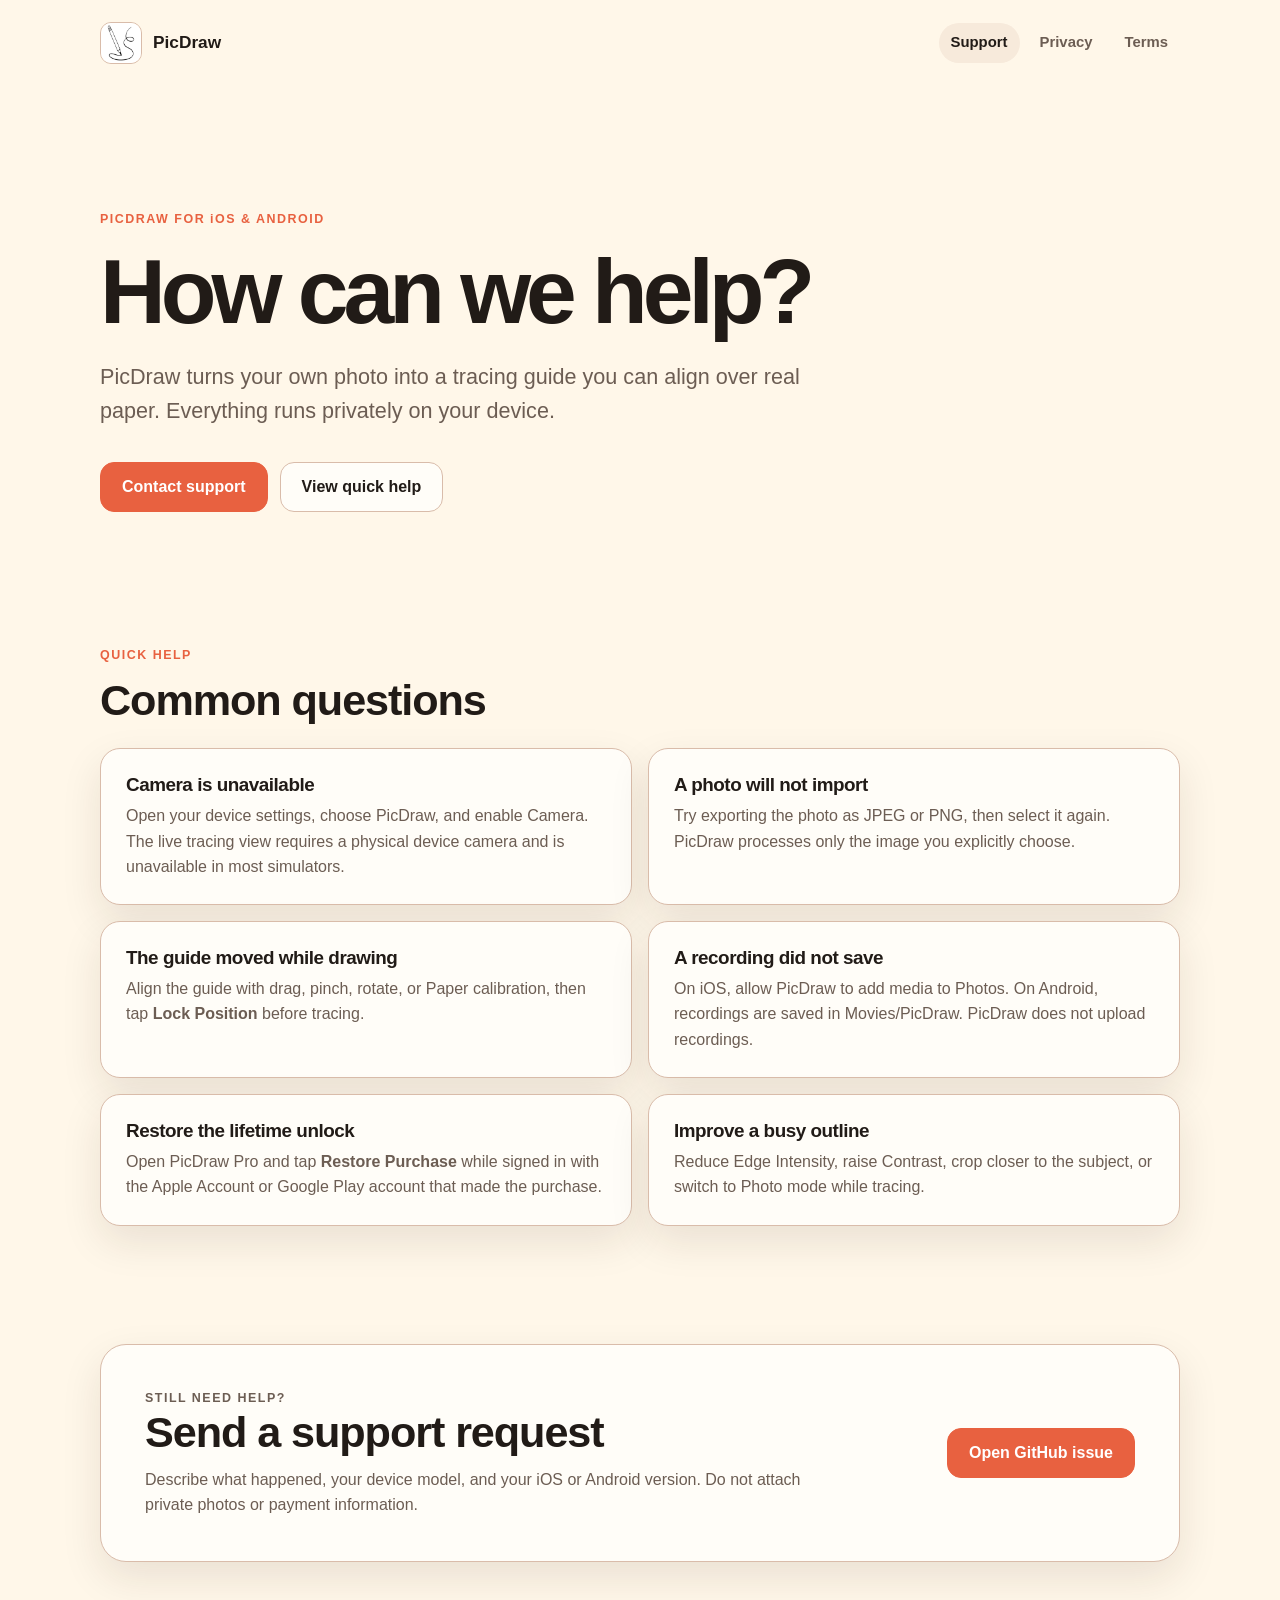
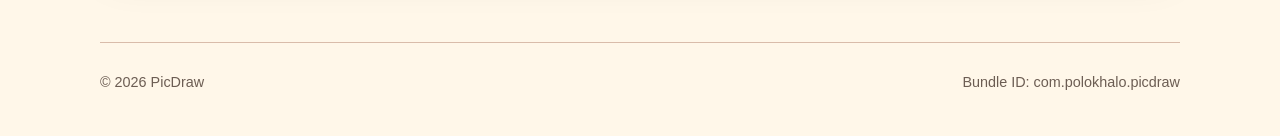
<file: index.html>
<!doctype html>
<html lang="en">
<head>
  <meta charset="utf-8">
  <meta name="viewport" content="width=device-width, initial-scale=1">
  <meta name="description" content="Support for PicDraw, the private and lightweight photo tracing app for iPhone, iPad, and Android.">
  <title>PicDraw Support</title>
  <link rel="icon" href="assets/picdraw-icon.png">
  <link rel="stylesheet" href="styles.css">
</head>
<body>
  <header class="site-header">
    <a class="brand" href="./" aria-label="PicDraw Support home">
      <img src="assets/picdraw-icon.png" alt="" width="42" height="42">
      <span>PicDraw</span>
    </a>
    <nav aria-label="Legal and support">
      <a aria-current="page" href="./">Support</a>
      <a href="privacy/">Privacy</a>
      <a href="terms/">Terms</a>
    </nav>
  </header>

  <main>
    <section class="hero">
      <p class="eyebrow">PICDRAW FOR iOS &amp; ANDROID</p>
      <h1>How can we help?</h1>
      <p class="lede">PicDraw turns your own photo into a tracing guide you can align over real paper. Everything runs privately on your device.</p>
      <div class="actions">
        <a class="button primary" href="https://github.com/dpolokhalo-gif/picdraw-support/issues/new" target="_blank" rel="noreferrer">Contact support</a>
        <a class="button secondary" href="#quick-help">View quick help</a>
      </div>
    </section>

    <section id="quick-help" class="section">
      <div class="section-heading">
        <p class="eyebrow">QUICK HELP</p>
        <h2>Common questions</h2>
      </div>

      <div class="card-grid">
        <article class="card">
          <h3>Camera is unavailable</h3>
          <p>Open your device settings, choose PicDraw, and enable Camera. The live tracing view requires a physical device camera and is unavailable in most simulators.</p>
        </article>
        <article class="card">
          <h3>A photo will not import</h3>
          <p>Try exporting the photo as JPEG or PNG, then select it again. PicDraw processes only the image you explicitly choose.</p>
        </article>
        <article class="card">
          <h3>The guide moved while drawing</h3>
          <p>Align the guide with drag, pinch, rotate, or Paper calibration, then tap <strong>Lock Position</strong> before tracing.</p>
        </article>
        <article class="card">
          <h3>A recording did not save</h3>
          <p>On iOS, allow PicDraw to add media to Photos. On Android, recordings are saved in Movies/PicDraw. PicDraw does not upload recordings.</p>
        </article>
        <article class="card">
          <h3>Restore the lifetime unlock</h3>
          <p>Open PicDraw Pro and tap <strong>Restore Purchase</strong> while signed in with the Apple Account or Google Play account that made the purchase.</p>
        </article>
        <article class="card">
          <h3>Improve a busy outline</h3>
          <p>Reduce Edge Intensity, raise Contrast, crop closer to the subject, or switch to Photo mode while tracing.</p>
        </article>
      </div>
    </section>

    <section class="section contact-panel">
      <div>
        <p class="eyebrow">STILL NEED HELP?</p>
        <h2>Send a support request</h2>
        <p>Describe what happened, your device model, and your iOS or Android version. Do not attach private photos or payment information.</p>
      </div>
      <a class="button primary" href="https://github.com/dpolokhalo-gif/picdraw-support/issues/new" target="_blank" rel="noreferrer">Open GitHub issue</a>
    </section>
  </main>

  <footer>
    <span>© 2026 PicDraw</span>
    <span>Bundle ID: com.polokhalo.picdraw</span>
  </footer>
</body>
</html>
</file>
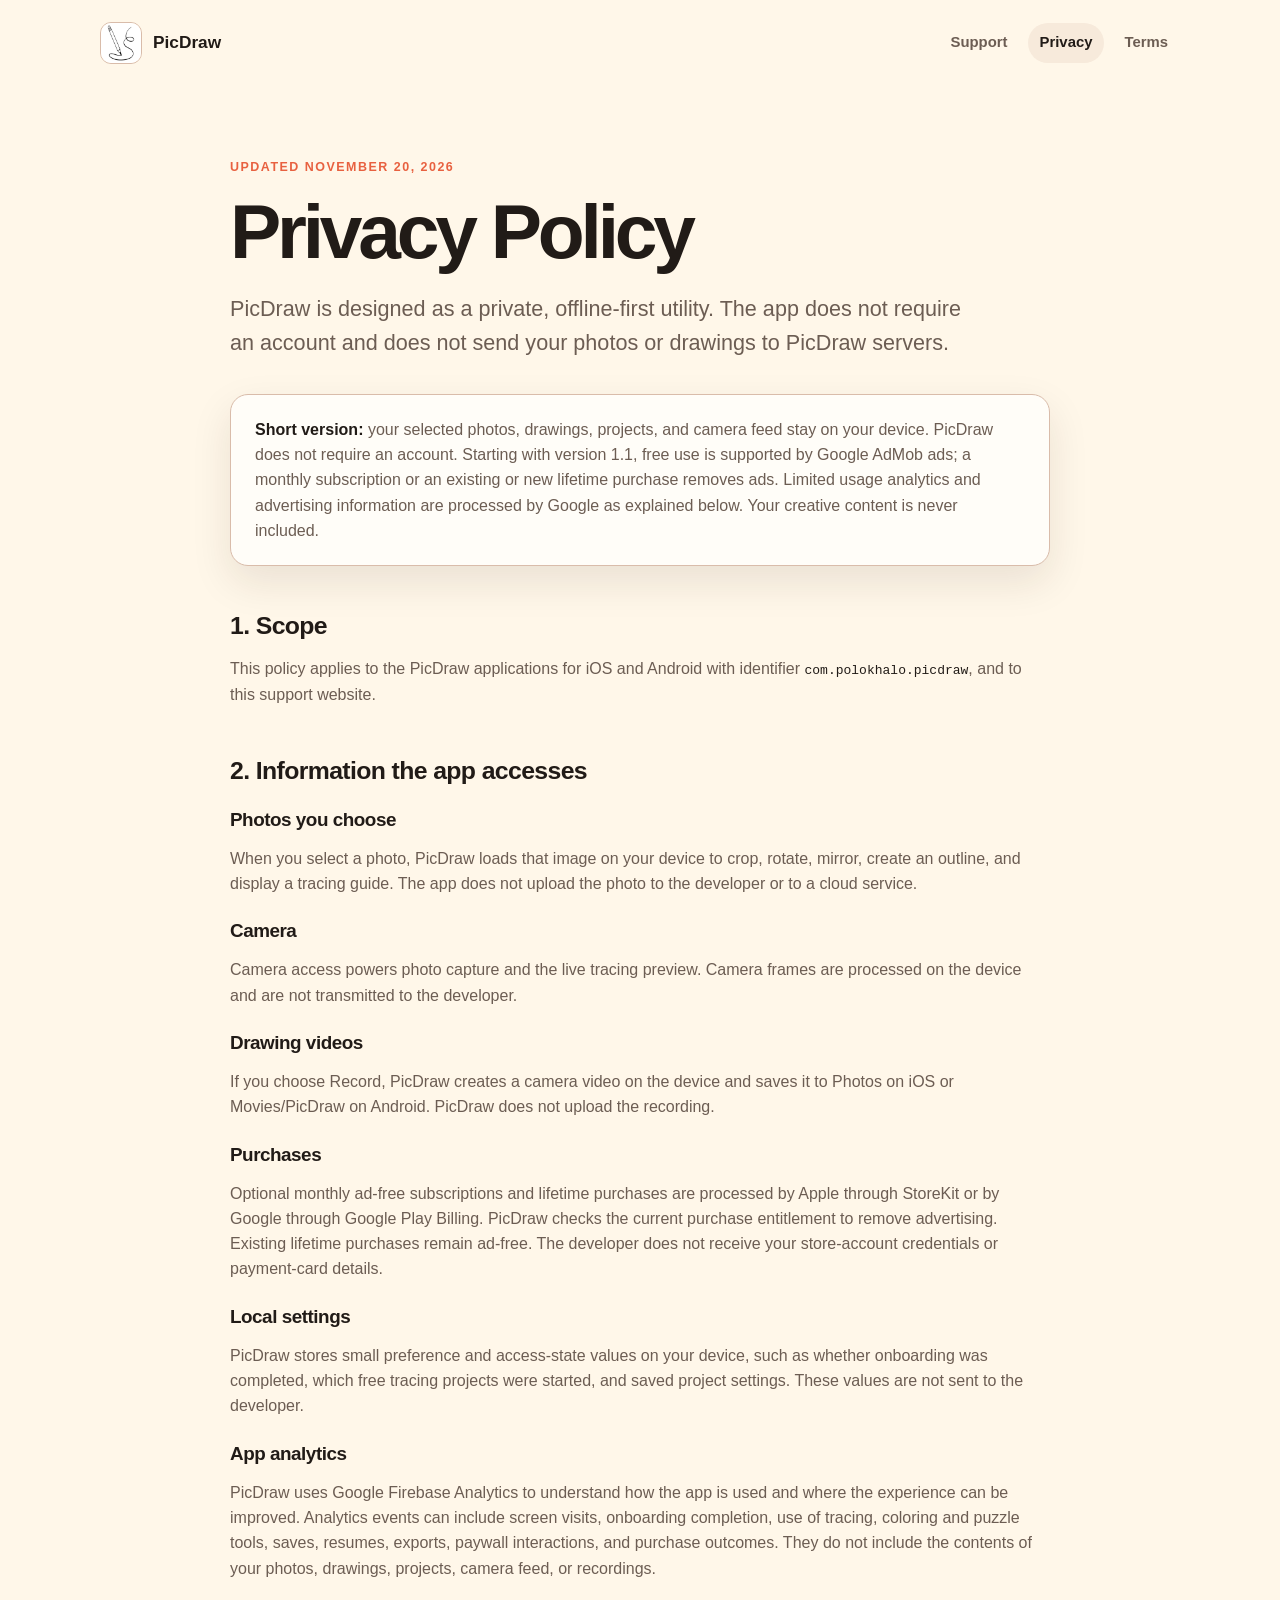
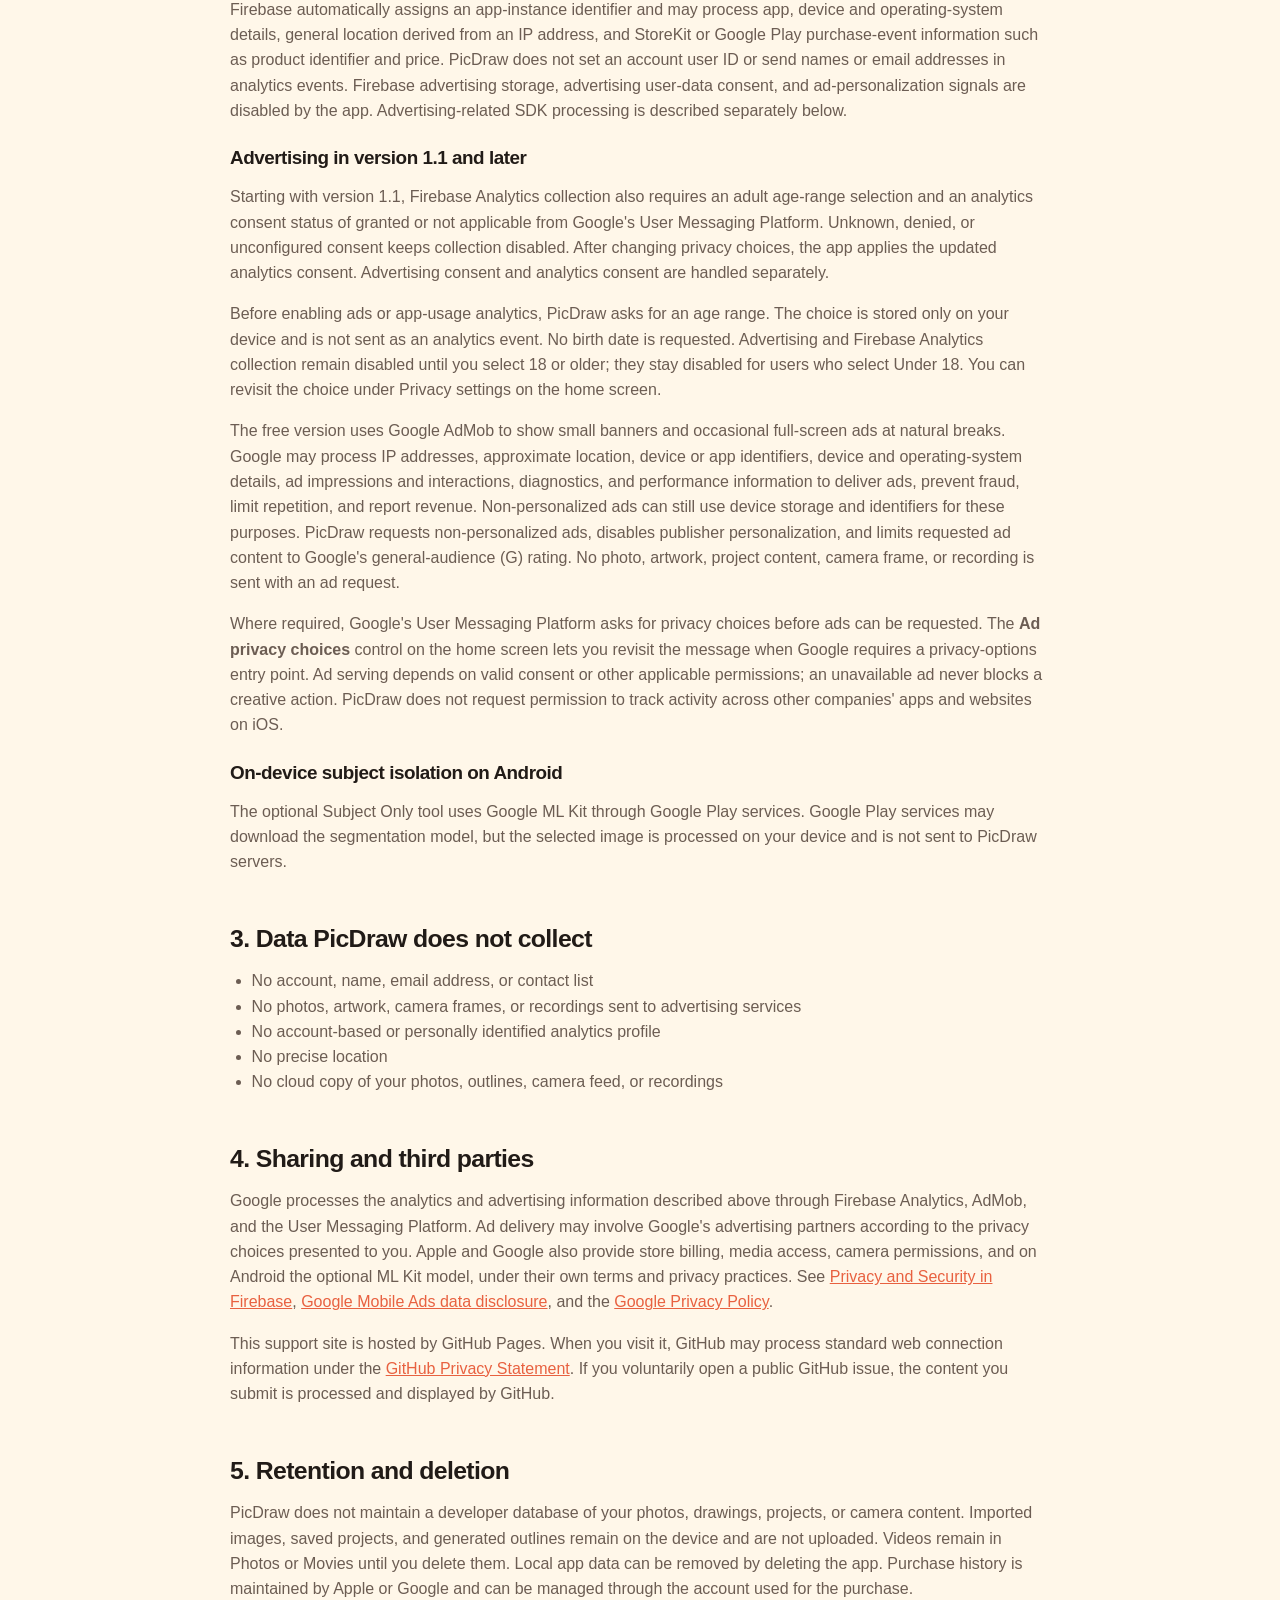
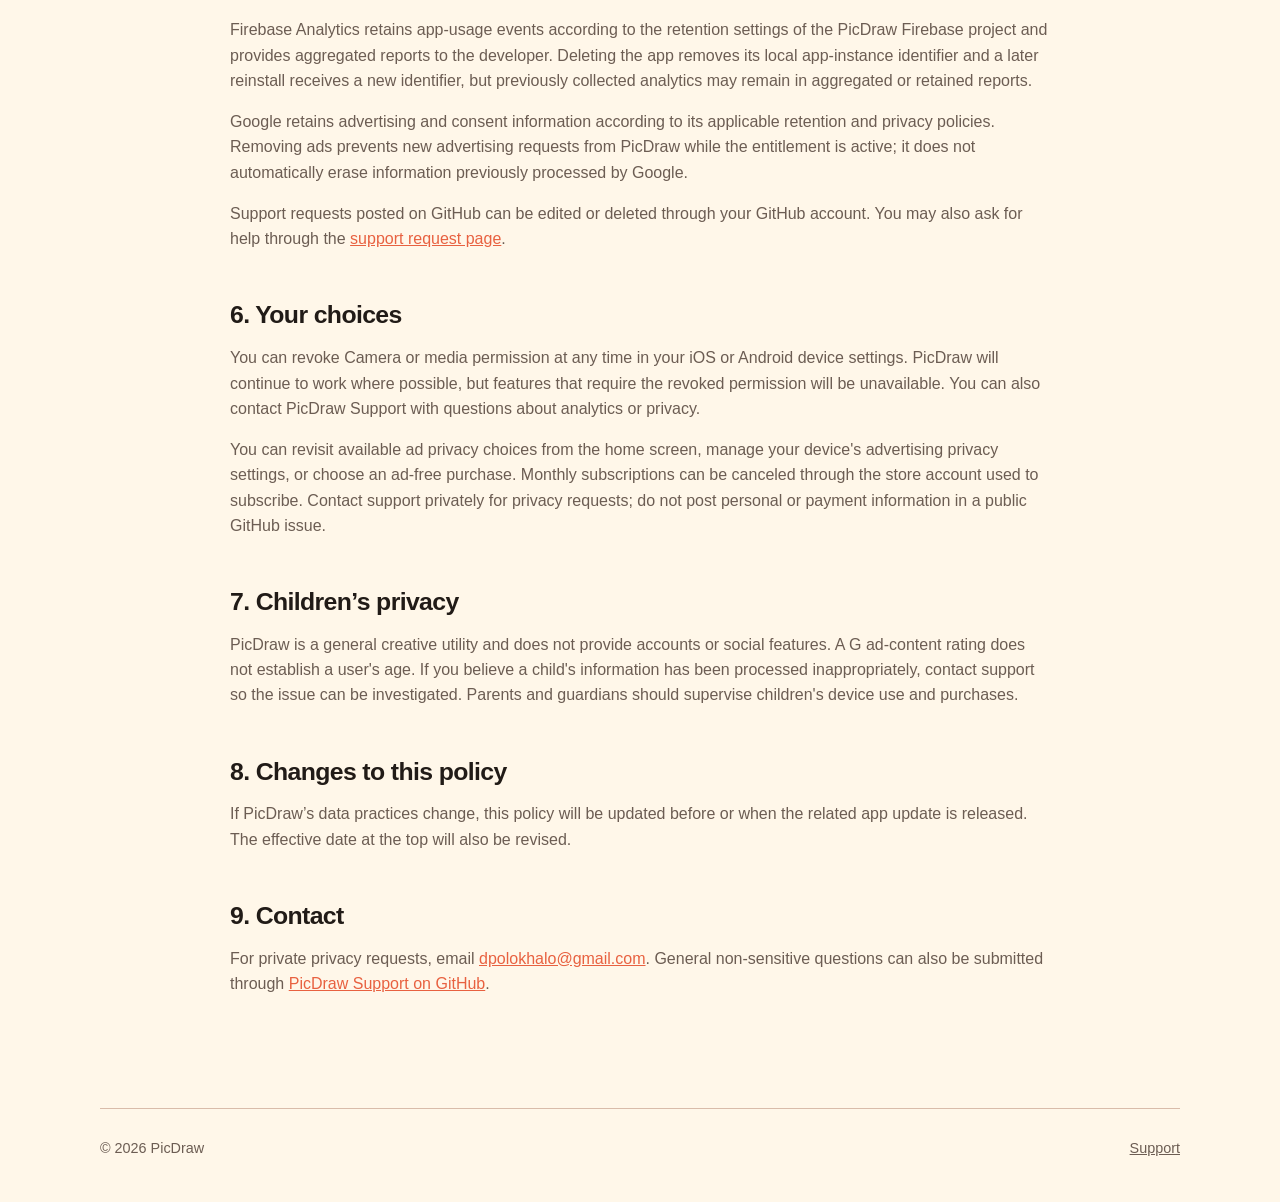
<file: privacy/index.html>
<!doctype html>
<html lang="en">
<head>
  <meta charset="utf-8">
  <meta name="viewport" content="width=device-width, initial-scale=1">
  <meta name="description" content="Privacy Policy for the PicDraw iOS and Android apps.">
  <title>Privacy Policy — PicDraw</title>
  <link rel="icon" href="../assets/picdraw-icon.png">
  <link rel="stylesheet" href="../styles.css">
</head>
<body>
  <header class="site-header">
    <a class="brand" href="../" aria-label="PicDraw Support home">
      <img src="../assets/picdraw-icon.png" alt="" width="42" height="42">
      <span>PicDraw</span>
    </a>
    <nav aria-label="Legal and support">
      <a href="../">Support</a>
      <a aria-current="page" href="../privacy/">Privacy</a>
      <a href="../terms/">Terms</a>
    </nav>
  </header>

  <main class="document">
    <p class="eyebrow">UPDATED NOVEMBER 20, 2026</p>
    <h1>Privacy Policy</h1>
    <p class="lede">PicDraw is designed as a private, offline-first utility. The app does not require an account and does not send your photos or drawings to PicDraw servers.</p>

    <div class="notice"><strong>Short version:</strong> your selected photos, drawings, projects, and camera feed stay on your device. PicDraw does not require an account. Starting with version 1.1, free use is supported by Google AdMob ads; a monthly subscription or an existing or new lifetime purchase removes ads. Limited usage analytics and advertising information are processed by Google as explained below. Your creative content is never included.</div>

    <section>
      <h2>1. Scope</h2>
      <p>This policy applies to the PicDraw applications for iOS and Android with identifier <code>com.polokhalo.picdraw</code>, and to this support website.</p>
    </section>

    <section>
      <h2>2. Information the app accesses</h2>
      <h3>Photos you choose</h3>
      <p>When you select a photo, PicDraw loads that image on your device to crop, rotate, mirror, create an outline, and display a tracing guide. The app does not upload the photo to the developer or to a cloud service.</p>

      <h3>Camera</h3>
      <p>Camera access powers photo capture and the live tracing preview. Camera frames are processed on the device and are not transmitted to the developer.</p>

      <h3>Drawing videos</h3>
      <p>If you choose Record, PicDraw creates a camera video on the device and saves it to Photos on iOS or Movies/PicDraw on Android. PicDraw does not upload the recording.</p>

      <h3>Purchases</h3>
      <p>Optional monthly ad-free subscriptions and lifetime purchases are processed by Apple through StoreKit or by Google through Google Play Billing. PicDraw checks the current purchase entitlement to remove advertising. Existing lifetime purchases remain ad-free. The developer does not receive your store-account credentials or payment-card details.</p>

      <h3>Local settings</h3>
      <p>PicDraw stores small preference and access-state values on your device, such as whether onboarding was completed, which free tracing projects were started, and saved project settings. These values are not sent to the developer.</p>

      <h3>App analytics</h3>
      <p>PicDraw uses Google Firebase Analytics to understand how the app is used and where the experience can be improved. Analytics events can include screen visits, onboarding completion, use of tracing, coloring and puzzle tools, saves, resumes, exports, paywall interactions, and purchase outcomes. They do not include the contents of your photos, drawings, projects, camera feed, or recordings.</p>
      <p>Firebase automatically assigns an app-instance identifier and may process app, device and operating-system details, general location derived from an IP address, and StoreKit or Google Play purchase-event information such as product identifier and price. PicDraw does not set an account user ID or send names or email addresses in analytics events. Firebase advertising storage, advertising user-data consent, and ad-personalization signals are disabled by the app. Advertising-related SDK processing is described separately below.</p>

      <h3>Advertising in version 1.1 and later</h3>
      <p>Starting with version 1.1, Firebase Analytics collection also requires an adult age-range selection and an analytics consent status of granted or not applicable from Google's User Messaging Platform. Unknown, denied, or unconfigured consent keeps collection disabled. After changing privacy choices, the app applies the updated analytics consent. Advertising consent and analytics consent are handled separately.</p>
      <p>Before enabling ads or app-usage analytics, PicDraw asks for an age range. The choice is stored only on your device and is not sent as an analytics event. No birth date is requested. Advertising and Firebase Analytics collection remain disabled until you select 18 or older; they stay disabled for users who select Under 18. You can revisit the choice under Privacy settings on the home screen.</p>
      <p>The free version uses Google AdMob to show small banners and occasional full-screen ads at natural breaks. Google may process IP addresses, approximate location, device or app identifiers, device and operating-system details, ad impressions and interactions, diagnostics, and performance information to deliver ads, prevent fraud, limit repetition, and report revenue. Non-personalized ads can still use device storage and identifiers for these purposes. PicDraw requests non-personalized ads, disables publisher personalization, and limits requested ad content to Google's general-audience (G) rating. No photo, artwork, project content, camera frame, or recording is sent with an ad request.</p>
      <p>Where required, Google's User Messaging Platform asks for privacy choices before ads can be requested. The <strong>Ad privacy choices</strong> control on the home screen lets you revisit the message when Google requires a privacy-options entry point. Ad serving depends on valid consent or other applicable permissions; an unavailable ad never blocks a creative action. PicDraw does not request permission to track activity across other companies' apps and websites on iOS.</p>

      <h3>On-device subject isolation on Android</h3>
      <p>The optional Subject Only tool uses Google ML Kit through Google Play services. Google Play services may download the segmentation model, but the selected image is processed on your device and is not sent to PicDraw servers.</p>
    </section>

    <section>
      <h2>3. Data PicDraw does not collect</h2>
      <ul>
        <li>No account, name, email address, or contact list</li>
        <li>No photos, artwork, camera frames, or recordings sent to advertising services</li>
        <li>No account-based or personally identified analytics profile</li>
        <li>No precise location</li>
        <li>No cloud copy of your photos, outlines, camera feed, or recordings</li>
      </ul>
    </section>

    <section>
      <h2>4. Sharing and third parties</h2>
      <p>Google processes the analytics and advertising information described above through Firebase Analytics, AdMob, and the User Messaging Platform. Ad delivery may involve Google's advertising partners according to the privacy choices presented to you. Apple and Google also provide store billing, media access, camera permissions, and on Android the optional ML Kit model, under their own terms and privacy practices. See <a href="https://firebase.google.com/support/privacy" target="_blank" rel="noreferrer">Privacy and Security in Firebase</a>, <a href="https://developers.google.com/admob/ios/privacy/data-disclosure" target="_blank" rel="noreferrer">Google Mobile Ads data disclosure</a>, and the <a href="https://policies.google.com/privacy" target="_blank" rel="noreferrer">Google Privacy Policy</a>.</p>
      <p>This support site is hosted by GitHub Pages. When you visit it, GitHub may process standard web connection information under the <a href="https://docs.github.com/en/site-policy/privacy-policies/github-general-privacy-statement" target="_blank" rel="noreferrer">GitHub Privacy Statement</a>. If you voluntarily open a public GitHub issue, the content you submit is processed and displayed by GitHub.</p>
    </section>

    <section>
      <h2>5. Retention and deletion</h2>
      <p>PicDraw does not maintain a developer database of your photos, drawings, projects, or camera content. Imported images, saved projects, and generated outlines remain on the device and are not uploaded. Videos remain in Photos or Movies until you delete them. Local app data can be removed by deleting the app. Purchase history is maintained by Apple or Google and can be managed through the account used for the purchase.</p>
      <p>Firebase Analytics retains app-usage events according to the retention settings of the PicDraw Firebase project and provides aggregated reports to the developer. Deleting the app removes its local app-instance identifier and a later reinstall receives a new identifier, but previously collected analytics may remain in aggregated or retained reports.</p>
      <p>Google retains advertising and consent information according to its applicable retention and privacy policies. Removing ads prevents new advertising requests from PicDraw while the entitlement is active; it does not automatically erase information previously processed by Google.</p>
      <p>Support requests posted on GitHub can be edited or deleted through your GitHub account. You may also ask for help through the <a href="https://github.com/dpolokhalo-gif/picdraw-support/issues/new" target="_blank" rel="noreferrer">support request page</a>.</p>
    </section>

    <section>
      <h2>6. Your choices</h2>
      <p>You can revoke Camera or media permission at any time in your iOS or Android device settings. PicDraw will continue to work where possible, but features that require the revoked permission will be unavailable. You can also contact PicDraw Support with questions about analytics or privacy.</p>
      <p>You can revisit available ad privacy choices from the home screen, manage your device's advertising privacy settings, or choose an ad-free purchase. Monthly subscriptions can be canceled through the store account used to subscribe. Contact support privately for privacy requests; do not post personal or payment information in a public GitHub issue.</p>
    </section>

    <section>
      <h2>7. Children’s privacy</h2>
      <p>PicDraw is a general creative utility and does not provide accounts or social features. A G ad-content rating does not establish a user's age. If you believe a child's information has been processed inappropriately, contact support so the issue can be investigated. Parents and guardians should supervise children's device use and purchases.</p>
    </section>

    <section>
      <h2>8. Changes to this policy</h2>
      <p>If PicDraw’s data practices change, this policy will be updated before or when the related app update is released. The effective date at the top will also be revised.</p>
    </section>

    <section>
      <h2>9. Contact</h2>
      <p>For private privacy requests, email <a href="mailto:dpolokhalo@gmail.com">dpolokhalo@gmail.com</a>. General non-sensitive questions can also be submitted through <a href="https://github.com/dpolokhalo-gif/picdraw-support/issues/new" target="_blank" rel="noreferrer">PicDraw Support on GitHub</a>.</p>
    </section>
  </main>

  <footer>
    <span>© 2026 PicDraw</span>
    <a href="../">Support</a>
  </footer>
</body>
</html>
</file>
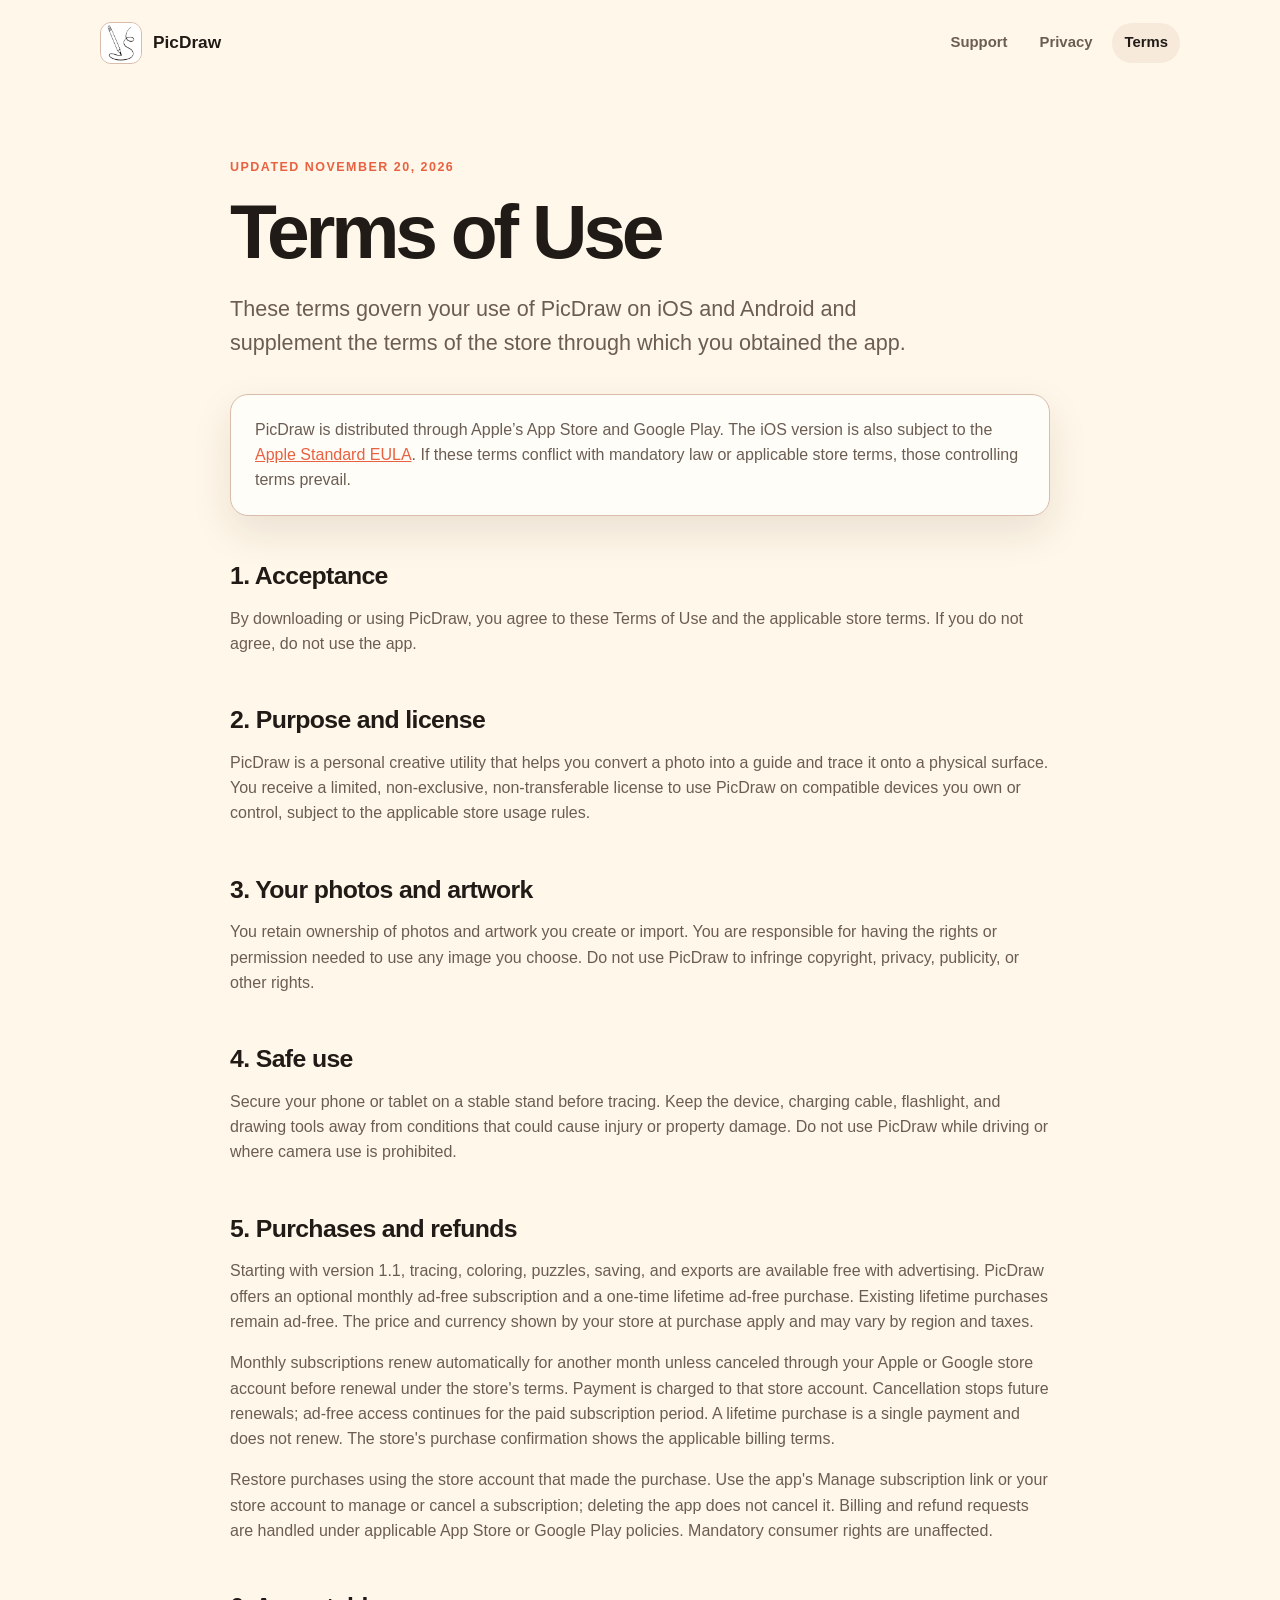
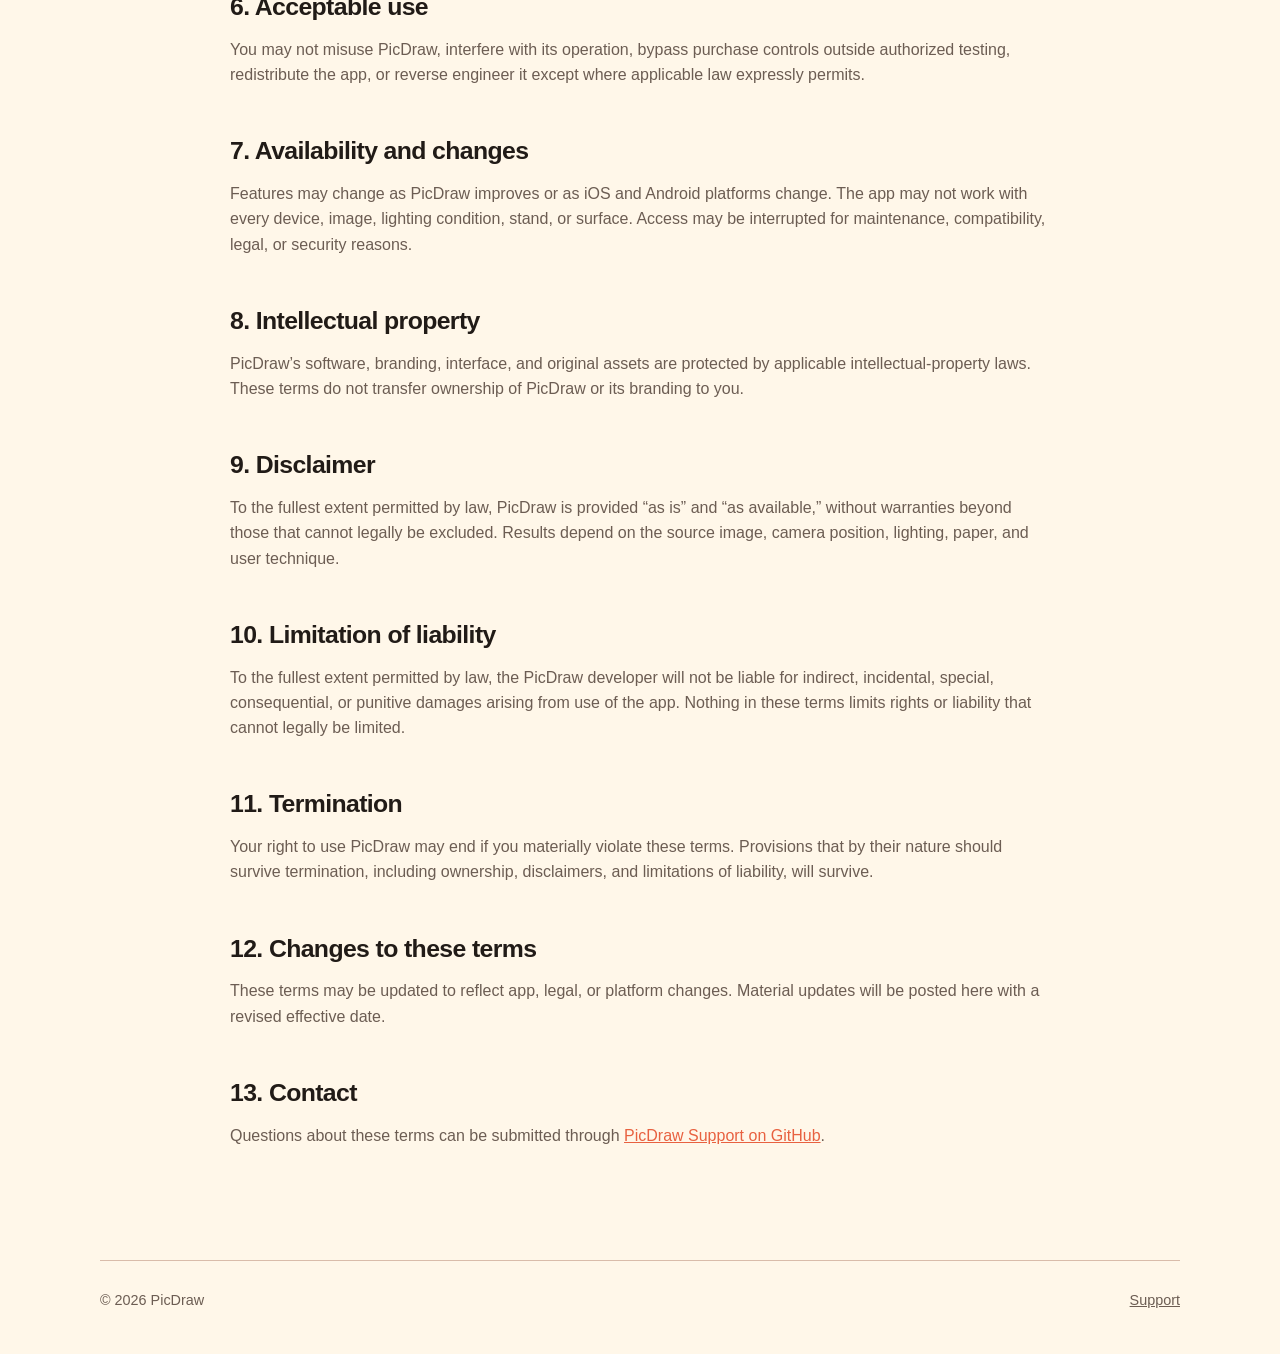
<file: terms/index.html>
<!doctype html>
<html lang="en">
<head>
  <meta charset="utf-8">
  <meta name="viewport" content="width=device-width, initial-scale=1">
  <meta name="description" content="Terms of Use for the PicDraw iOS and Android apps.">
  <title>Terms of Use — PicDraw</title>
  <link rel="icon" href="../assets/picdraw-icon.png">
  <link rel="stylesheet" href="../styles.css">
</head>
<body>
  <header class="site-header">
    <a class="brand" href="../" aria-label="PicDraw Support home">
      <img src="../assets/picdraw-icon.png" alt="" width="42" height="42">
      <span>PicDraw</span>
    </a>
    <nav aria-label="Legal and support">
      <a href="../">Support</a>
      <a href="../privacy/">Privacy</a>
      <a aria-current="page" href="../terms/">Terms</a>
    </nav>
  </header>

  <main class="document">
    <p class="eyebrow">UPDATED NOVEMBER 20, 2026</p>
    <h1>Terms of Use</h1>
    <p class="lede">These terms govern your use of PicDraw on iOS and Android and supplement the terms of the store through which you obtained the app.</p>

    <div class="notice">PicDraw is distributed through Apple’s App Store and Google Play. The iOS version is also subject to the <a href="https://www.apple.com/legal/internet-services/itunes/dev/stdeula/" target="_blank" rel="noreferrer">Apple Standard EULA</a>. If these terms conflict with mandatory law or applicable store terms, those controlling terms prevail.</div>

    <section>
      <h2>1. Acceptance</h2>
      <p>By downloading or using PicDraw, you agree to these Terms of Use and the applicable store terms. If you do not agree, do not use the app.</p>
    </section>

    <section>
      <h2>2. Purpose and license</h2>
      <p>PicDraw is a personal creative utility that helps you convert a photo into a guide and trace it onto a physical surface. You receive a limited, non-exclusive, non-transferable license to use PicDraw on compatible devices you own or control, subject to the applicable store usage rules.</p>
    </section>

    <section>
      <h2>3. Your photos and artwork</h2>
      <p>You retain ownership of photos and artwork you create or import. You are responsible for having the rights or permission needed to use any image you choose. Do not use PicDraw to infringe copyright, privacy, publicity, or other rights.</p>
    </section>

    <section>
      <h2>4. Safe use</h2>
      <p>Secure your phone or tablet on a stable stand before tracing. Keep the device, charging cable, flashlight, and drawing tools away from conditions that could cause injury or property damage. Do not use PicDraw while driving or where camera use is prohibited.</p>
    </section>

    <section>
      <h2>5. Purchases and refunds</h2>
      <p>Starting with version 1.1, tracing, coloring, puzzles, saving, and exports are available free with advertising. PicDraw offers an optional monthly ad-free subscription and a one-time lifetime ad-free purchase. Existing lifetime purchases remain ad-free. The price and currency shown by your store at purchase apply and may vary by region and taxes.</p>
      <p>Monthly subscriptions renew automatically for another month unless canceled through your Apple or Google store account before renewal under the store's terms. Payment is charged to that store account. Cancellation stops future renewals; ad-free access continues for the paid subscription period. A lifetime purchase is a single payment and does not renew. The store's purchase confirmation shows the applicable billing terms.</p>
      <p>Restore purchases using the store account that made the purchase. Use the app's Manage subscription link or your store account to manage or cancel a subscription; deleting the app does not cancel it. Billing and refund requests are handled under applicable App Store or Google Play policies. Mandatory consumer rights are unaffected.</p>
    </section>

    <section>
      <h2>6. Acceptable use</h2>
      <p>You may not misuse PicDraw, interfere with its operation, bypass purchase controls outside authorized testing, redistribute the app, or reverse engineer it except where applicable law expressly permits.</p>
    </section>

    <section>
      <h2>7. Availability and changes</h2>
      <p>Features may change as PicDraw improves or as iOS and Android platforms change. The app may not work with every device, image, lighting condition, stand, or surface. Access may be interrupted for maintenance, compatibility, legal, or security reasons.</p>
    </section>

    <section>
      <h2>8. Intellectual property</h2>
      <p>PicDraw’s software, branding, interface, and original assets are protected by applicable intellectual-property laws. These terms do not transfer ownership of PicDraw or its branding to you.</p>
    </section>

    <section>
      <h2>9. Disclaimer</h2>
      <p>To the fullest extent permitted by law, PicDraw is provided “as is” and “as available,” without warranties beyond those that cannot legally be excluded. Results depend on the source image, camera position, lighting, paper, and user technique.</p>
    </section>

    <section>
      <h2>10. Limitation of liability</h2>
      <p>To the fullest extent permitted by law, the PicDraw developer will not be liable for indirect, incidental, special, consequential, or punitive damages arising from use of the app. Nothing in these terms limits rights or liability that cannot legally be limited.</p>
    </section>

    <section>
      <h2>11. Termination</h2>
      <p>Your right to use PicDraw may end if you materially violate these terms. Provisions that by their nature should survive termination, including ownership, disclaimers, and limitations of liability, will survive.</p>
    </section>

    <section>
      <h2>12. Changes to these terms</h2>
      <p>These terms may be updated to reflect app, legal, or platform changes. Material updates will be posted here with a revised effective date.</p>
    </section>

    <section>
      <h2>13. Contact</h2>
      <p>Questions about these terms can be submitted through <a href="https://github.com/dpolokhalo-gif/picdraw-support/issues/new" target="_blank" rel="noreferrer">PicDraw Support on GitHub</a>.</p>
    </section>
  </main>

  <footer>
    <span>© 2026 PicDraw</span>
    <a href="../">Support</a>
  </footer>
</body>
</html>
</file>
<file: styles.css>
:root {
  color-scheme: light dark;
  --background: #fff7e9;
  --surface: #fffdf8;
  --raised: #f7eadb;
  --ink: #211b17;
  --muted: #6c5d53;
  --accent: #e86140;
  --border: #d9bcaa;
  --shadow: rgba(45, 30, 20, 0.10);
  font-family: -apple-system, BlinkMacSystemFont, "SF Pro Text", "Segoe UI", sans-serif;
  font-synthesis: none;
}

@media (prefers-color-scheme: dark) {
  :root {
    --background: #13110f;
    --surface: #211d1a;
    --raised: #2e2925;
    --ink: #faf3e8;
    --muted: #b9aca1;
    --accent: #ff805c;
    --border: #5a4e46;
    --shadow: rgba(0, 0, 0, 0.32);
  }
}

* { box-sizing: border-box; }

html { scroll-behavior: smooth; }

body {
  margin: 0;
  background: var(--background);
  color: var(--ink);
  line-height: 1.58;
  -webkit-font-smoothing: antialiased;
}

a { color: var(--accent); }

.site-header,
main,
footer {
  width: min(1080px, calc(100% - 40px));
  margin-inline: auto;
}

.site-header {
  min-height: 86px;
  display: flex;
  align-items: center;
  justify-content: space-between;
  gap: 24px;
}

.brand {
  display: inline-flex;
  align-items: center;
  gap: 11px;
  color: var(--ink);
  font-size: 1.08rem;
  font-weight: 750;
  text-decoration: none;
}

.brand img {
  border-radius: 11px;
  border: 1px solid var(--border);
}

nav { display: flex; gap: 8px; }

nav a {
  padding: 8px 12px;
  border-radius: 999px;
  color: var(--muted);
  font-size: 0.93rem;
  font-weight: 650;
  text-decoration: none;
}

nav a:hover,
nav a[aria-current="page"] {
  background: var(--raised);
  color: var(--ink);
}

.hero {
  padding: clamp(64px, 11vw, 124px) 0 80px;
  max-width: 820px;
}

.eyebrow {
  margin: 0 0 10px;
  color: var(--accent);
  font-size: 0.78rem;
  font-weight: 800;
  letter-spacing: 0.12em;
}

h1,
h2,
h3 {
  margin-top: 0;
  line-height: 1.12;
  letter-spacing: -0.025em;
}

h1 {
  margin-bottom: 18px;
  font-size: clamp(3rem, 8vw, 5.7rem);
  letter-spacing: -0.055em;
}

h2 { font-size: clamp(1.8rem, 4vw, 2.7rem); }
h3 { margin-bottom: 8px; font-size: 1.18rem; }

.lede {
  margin: 0;
  max-width: 740px;
  color: var(--muted);
  font-size: clamp(1.1rem, 2.5vw, 1.35rem);
}

.actions {
  display: flex;
  flex-wrap: wrap;
  gap: 12px;
  margin-top: 34px;
}

.button {
  display: inline-flex;
  min-height: 50px;
  align-items: center;
  justify-content: center;
  padding: 0 21px;
  border: 1px solid var(--border);
  border-radius: 14px;
  font-weight: 750;
  text-decoration: none;
  transition: transform 120ms ease, opacity 120ms ease;
}

.button:hover { transform: translateY(-1px); }
.button.primary { background: var(--accent); border-color: var(--accent); color: white; }
.button.secondary { background: var(--surface); color: var(--ink); }

.section { padding: 54px 0; }
.section-heading { margin-bottom: 24px; }
.section-heading h2 { margin-bottom: 0; }

.card-grid {
  display: grid;
  grid-template-columns: repeat(2, minmax(0, 1fr));
  gap: 16px;
}

.card,
.notice,
.contact-panel {
  border: 1px solid var(--border);
  background: var(--surface);
  box-shadow: 0 16px 40px var(--shadow);
}

.card {
  padding: 25px;
  border-radius: 20px;
}

.card p { margin: 0; color: var(--muted); }

.contact-panel {
  display: flex;
  align-items: center;
  justify-content: space-between;
  gap: 32px;
  margin-block: 64px 80px;
  padding: clamp(26px, 5vw, 44px);
  border-radius: 26px;
}

.contact-panel h2 { margin-bottom: 10px; }
.contact-panel p { max-width: 660px; margin: 0; color: var(--muted); }
.contact-panel .button { flex: 0 0 auto; }

.document {
  max-width: 820px;
  padding: 72px 0 96px;
}

.document h1 { font-size: clamp(2.8rem, 7vw, 4.8rem); }
.document section { padding-top: 34px; }
.document section h2 { margin-bottom: 12px; font-size: 1.55rem; }
.document section h3 { margin-top: 24px; }
.document section p,
.document section li { color: var(--muted); }
.document ul { padding-left: 1.35rem; }
.document code { color: var(--ink); }

.notice {
  margin: 34px 0 12px;
  padding: 22px 24px;
  border-radius: 18px;
  color: var(--muted);
}

.notice strong { color: var(--ink); }

footer {
  display: flex;
  justify-content: space-between;
  gap: 18px;
  padding: 28px 0 42px;
  border-top: 1px solid var(--border);
  color: var(--muted);
  font-size: 0.9rem;
}

footer a { color: var(--muted); }

@media (max-width: 680px) {
  .site-header {
    align-items: flex-start;
    padding-block: 18px;
  }

  nav { gap: 2px; }
  nav a { padding: 7px 8px; font-size: 0.83rem; }
  .brand span { display: none; }
  .hero { padding-top: 52px; }
  .card-grid { grid-template-columns: 1fr; }
  .contact-panel { align-items: stretch; flex-direction: column; }
  footer { flex-direction: column; }
}

@media (prefers-reduced-motion: reduce) {
  html { scroll-behavior: auto; }
  .button { transition: none; }
}
</file>
